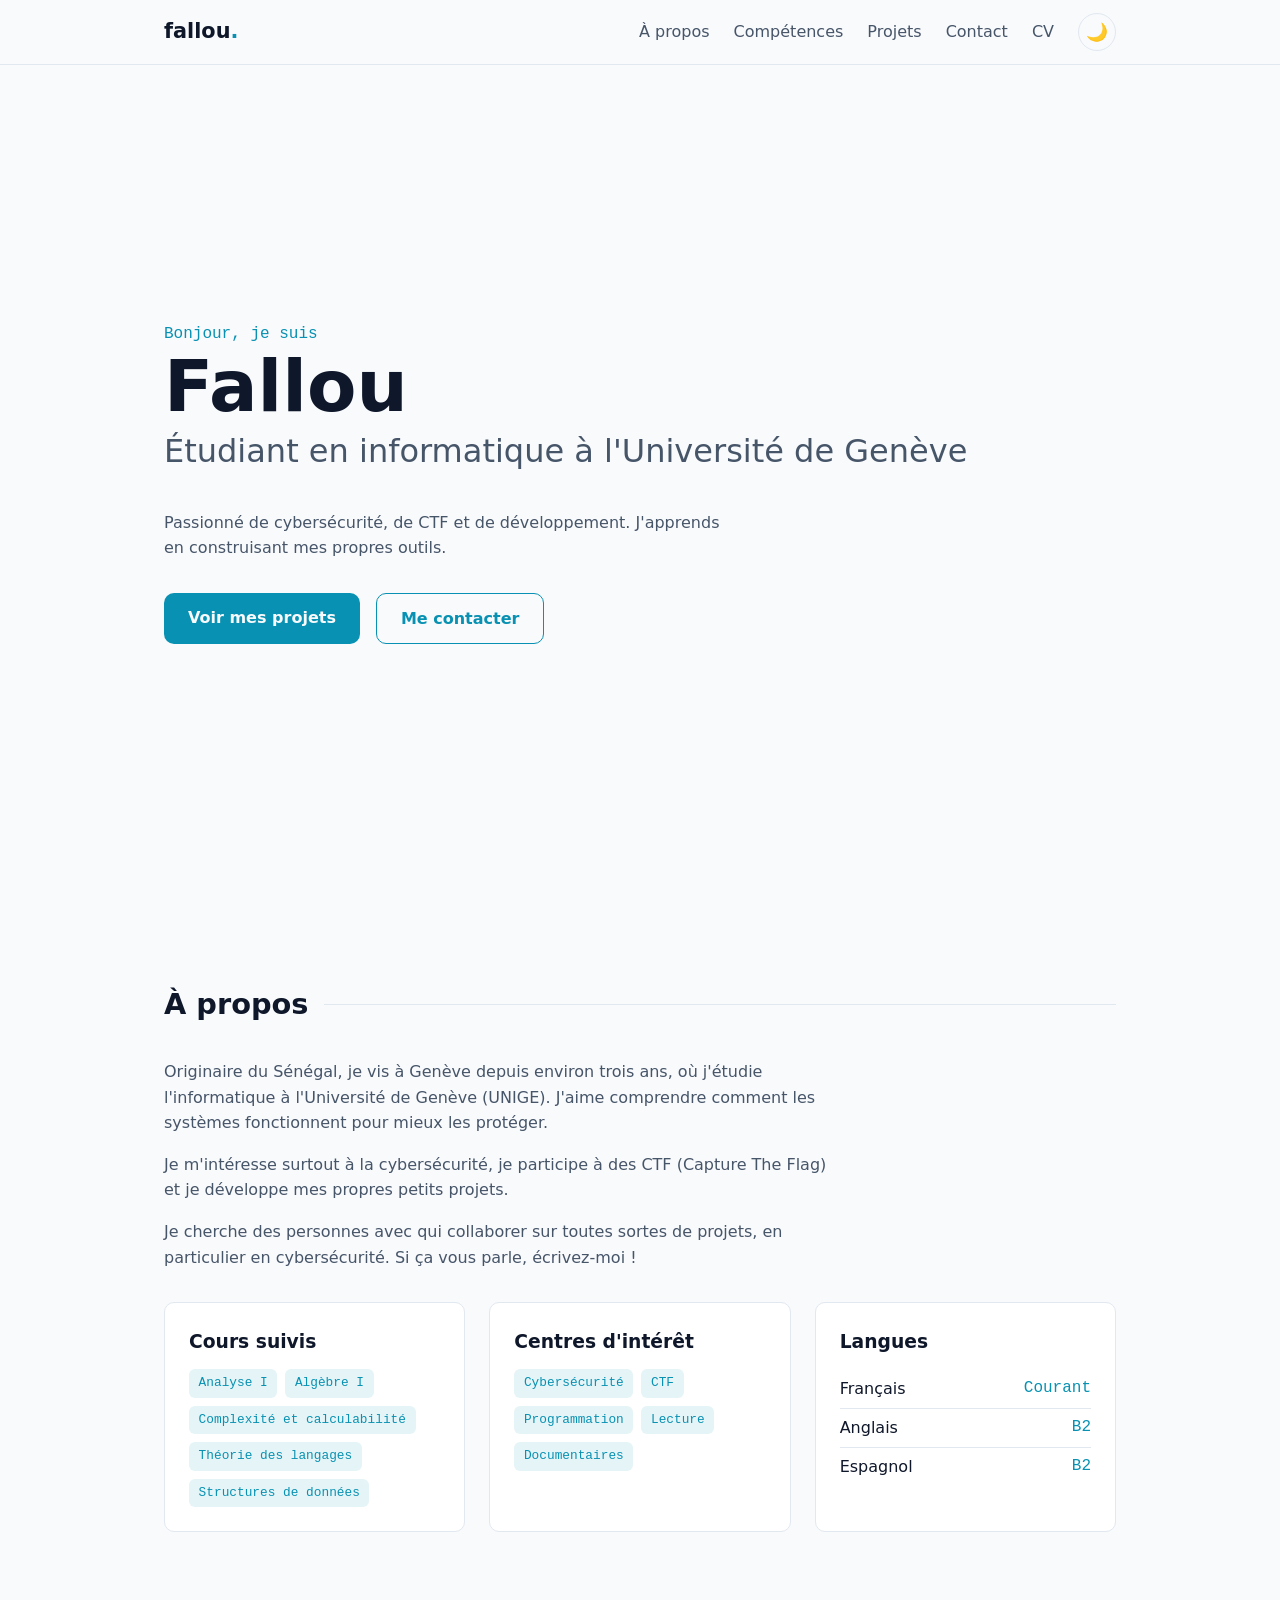
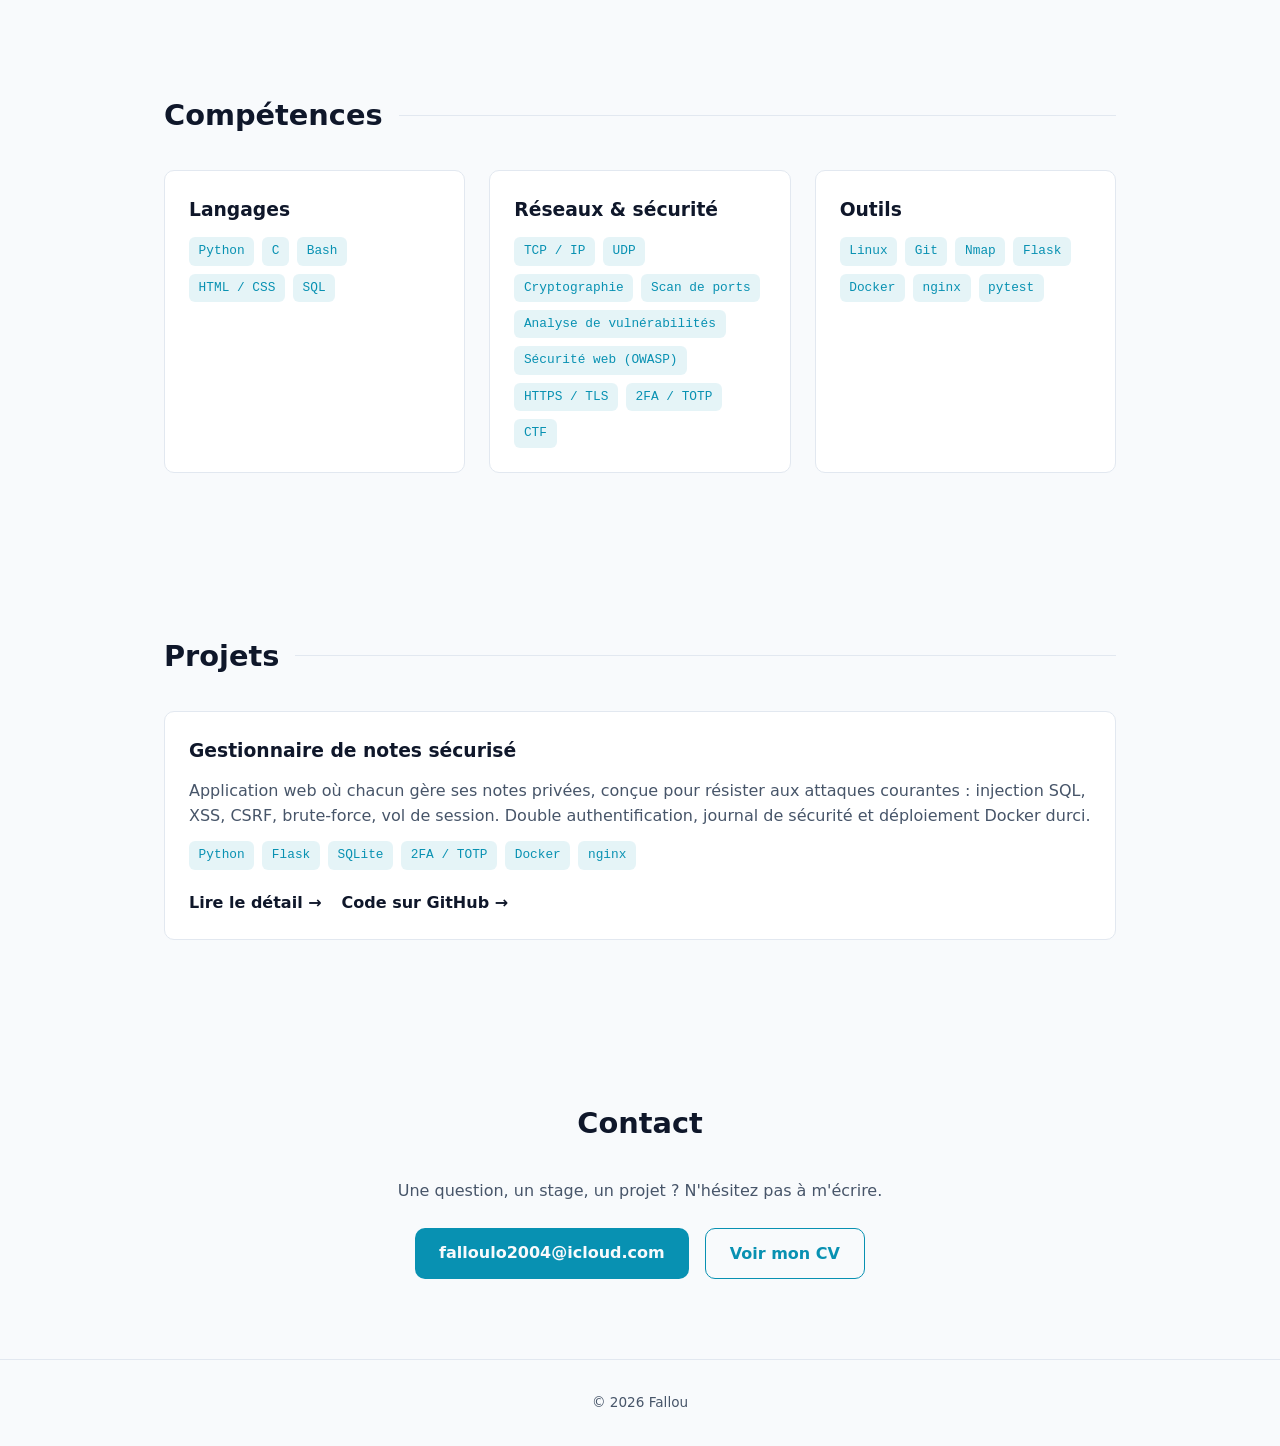
<file: index.html>
<!DOCTYPE html>
<html lang="fr">
<head>
  <meta charset="UTF-8">
  <meta name="viewport" content="width=device-width, initial-scale=1.0">
  <title>Fallou — Portfolio</title>
  <meta name="description" content="Portfolio de Fallou, étudiant en informatique à l'Université de Genève — cybersécurité, CTF et développement.">
  <link rel="stylesheet" href="style.css">
  <script src="script.js"></script>
</head>
<body>

  <header class="header">
    <nav class="nav container">
      <a href="#accueil" class="logo">fallou<span>.</span></a>
      <ul class="nav-links">
        <li><a href="#apropos">À propos</a></li>
        <li><a href="#competences">Compétences</a></li>
        <li><a href="#projets">Projets</a></li>
        <li><a href="#contact">Contact</a></li>
        <li><a href="cv.html">CV</a></li>
        <li>
          <button class="theme-toggle" id="theme-toggle" aria-label="Changer de thème">🌙</button>
        </li>
      </ul>
    </nav>
  </header>

  <main>
    <!-- ===== Accueil ===== -->
    <section id="accueil" class="hero container">
      <p class="hero-hello">Bonjour, je suis</p>
      <h1>Fallou</h1>
      <p class="hero-subtitle">Étudiant en informatique à l'Université de Genève</p>
      <p class="hero-text">
        Passionné de cybersécurité, de CTF et de développement.
        J'apprends en construisant mes propres outils.
      </p>
      <div class="hero-buttons">
        <a href="#projets" class="btn btn-primary">Voir mes projets</a>
        <a href="#contact" class="btn btn-outline">Me contacter</a>
      </div>
    </section>

    <!-- ===== À propos ===== -->
    <section id="apropos" class="section container">
      <h2 class="section-title">À propos</h2>
      <p>
        Originaire du Sénégal, je vis à Genève depuis environ trois ans,
        où j'étudie l'informatique à l'Université de Genève (UNIGE).
        J'aime comprendre comment les systèmes fonctionnent pour mieux
        les protéger.
      </p>
      <p>
        Je m'intéresse surtout à la cybersécurité, je participe à des CTF
        (Capture The Flag) et je développe mes propres petits projets.
      </p>
      <p>
        Je cherche des personnes avec qui collaborer sur toutes sortes de
        projets, en particulier en cybersécurité. Si ça vous parle,
        écrivez-moi !
      </p>

      <div class="cards">
        <div class="card">
          <h3>Cours suivis</h3>
          <ul class="tags">
            <li>Analyse I</li>
            <li>Algèbre I</li>
            <li>Complexité et calculabilité</li>
            <li>Théorie des langages</li>
            <li>Structures de données</li>
          </ul>
        </div>
        <div class="card">
          <h3>Centres d'intérêt</h3>
          <ul class="tags">
            <li>Cybersécurité</li>
            <li>CTF</li>
            <li>Programmation</li>
            <li>Lecture</li>
            <li>Documentaires</li>
          </ul>
        </div>
        <div class="card">
          <h3>Langues</h3>
          <ul class="languages">
            <li>Français <span>Courant</span></li>
            <li>Anglais <span>B2</span></li>
            <li>Espagnol <span>B2</span></li>
          </ul>
        </div>
      </div>
    </section>

    <!-- ===== Compétences ===== -->
    <section id="competences" class="section container">
      <h2 class="section-title">Compétences</h2>
      <div class="cards">
        <div class="card">
          <h3>Langages</h3>
          <ul class="tags">
            <li>Python</li>
            <li>C</li>
            <li>Bash</li>
            <li>HTML / CSS</li>
            <li>SQL</li>
          </ul>
        </div>
        <div class="card">
          <h3>Réseaux &amp; sécurité</h3>
          <ul class="tags">
            <li>TCP / IP</li>
            <li>UDP</li>
            <li>Cryptographie</li>
            <li>Scan de ports</li>
            <li>Analyse de vulnérabilités</li>
            <li>Sécurité web (OWASP)</li>
            <li>HTTPS / TLS</li>
            <li>2FA / TOTP</li>
            <li>CTF</li>
          </ul>
        </div>
        <div class="card">
          <h3>Outils</h3>
          <ul class="tags">
            <li>Linux</li>
            <li>Git</li>
            <li>Nmap</li>
            <li>Flask</li>
            <li>Docker</li>
            <li>nginx</li>
            <li>pytest</li>
          </ul>
        </div>
      </div>
    </section>

    <!-- ===== Projets ===== -->
    <section id="projets" class="section container">
      <h2 class="section-title">Projets</h2>
      <div class="cards">
        <!--
          Pour ajouter un projet : copie ce bloc, enlève les marques
          de commentaire autour, et remplis-le.

        <article class="card">
          <h3>Nom du projet</h3>
          <p>Courte description du projet.</p>
          <ul class="tags">
            <li>Python</li>
          </ul>
          <a href="https://github.com/..." target="_blank" rel="noopener">Voir le code →</a>
        </article>
        -->
        <article class="card project-card">
          <h3>Gestionnaire de notes sécurisé</h3>
          <p>
            Application web où chacun gère ses notes privées, conçue pour
            résister aux attaques courantes : injection SQL, XSS, CSRF,
            brute-force, vol de session. Double authentification,
            journal de sécurité et déploiement Docker durci.
          </p>
          <ul class="tags">
            <li>Python</li>
            <li>Flask</li>
            <li>SQLite</li>
            <li>2FA / TOTP</li>
            <li>Docker</li>
            <li>nginx</li>
          </ul>
          <div class="card-links">
            <a href="projet-notes.html">Lire le détail →</a>
            <a href="https://github.com/falllou12/projet-app" target="_blank" rel="noopener">Code sur GitHub →</a>
          </div>
        </article>
      </div>
    </section>

    <!-- ===== Contact ===== -->
    <section id="contact" class="section container contact">
      <h2 class="section-title">Contact</h2>
      <p>Une question, un stage, un projet ? N'hésitez pas à m'écrire.</p>
      <div class="hero-buttons contact-buttons">
        <a href="mailto:falloulo2004@icloud.com" class="btn btn-primary">falloulo2004@icloud.com</a>
        <a href="cv.html" class="btn btn-outline">Voir mon CV</a>
      </div>
    </section>
  </main>

  <footer class="footer">
    <p>© 2026 Fallou</p>
  </footer>

</body>
</html>
</file>
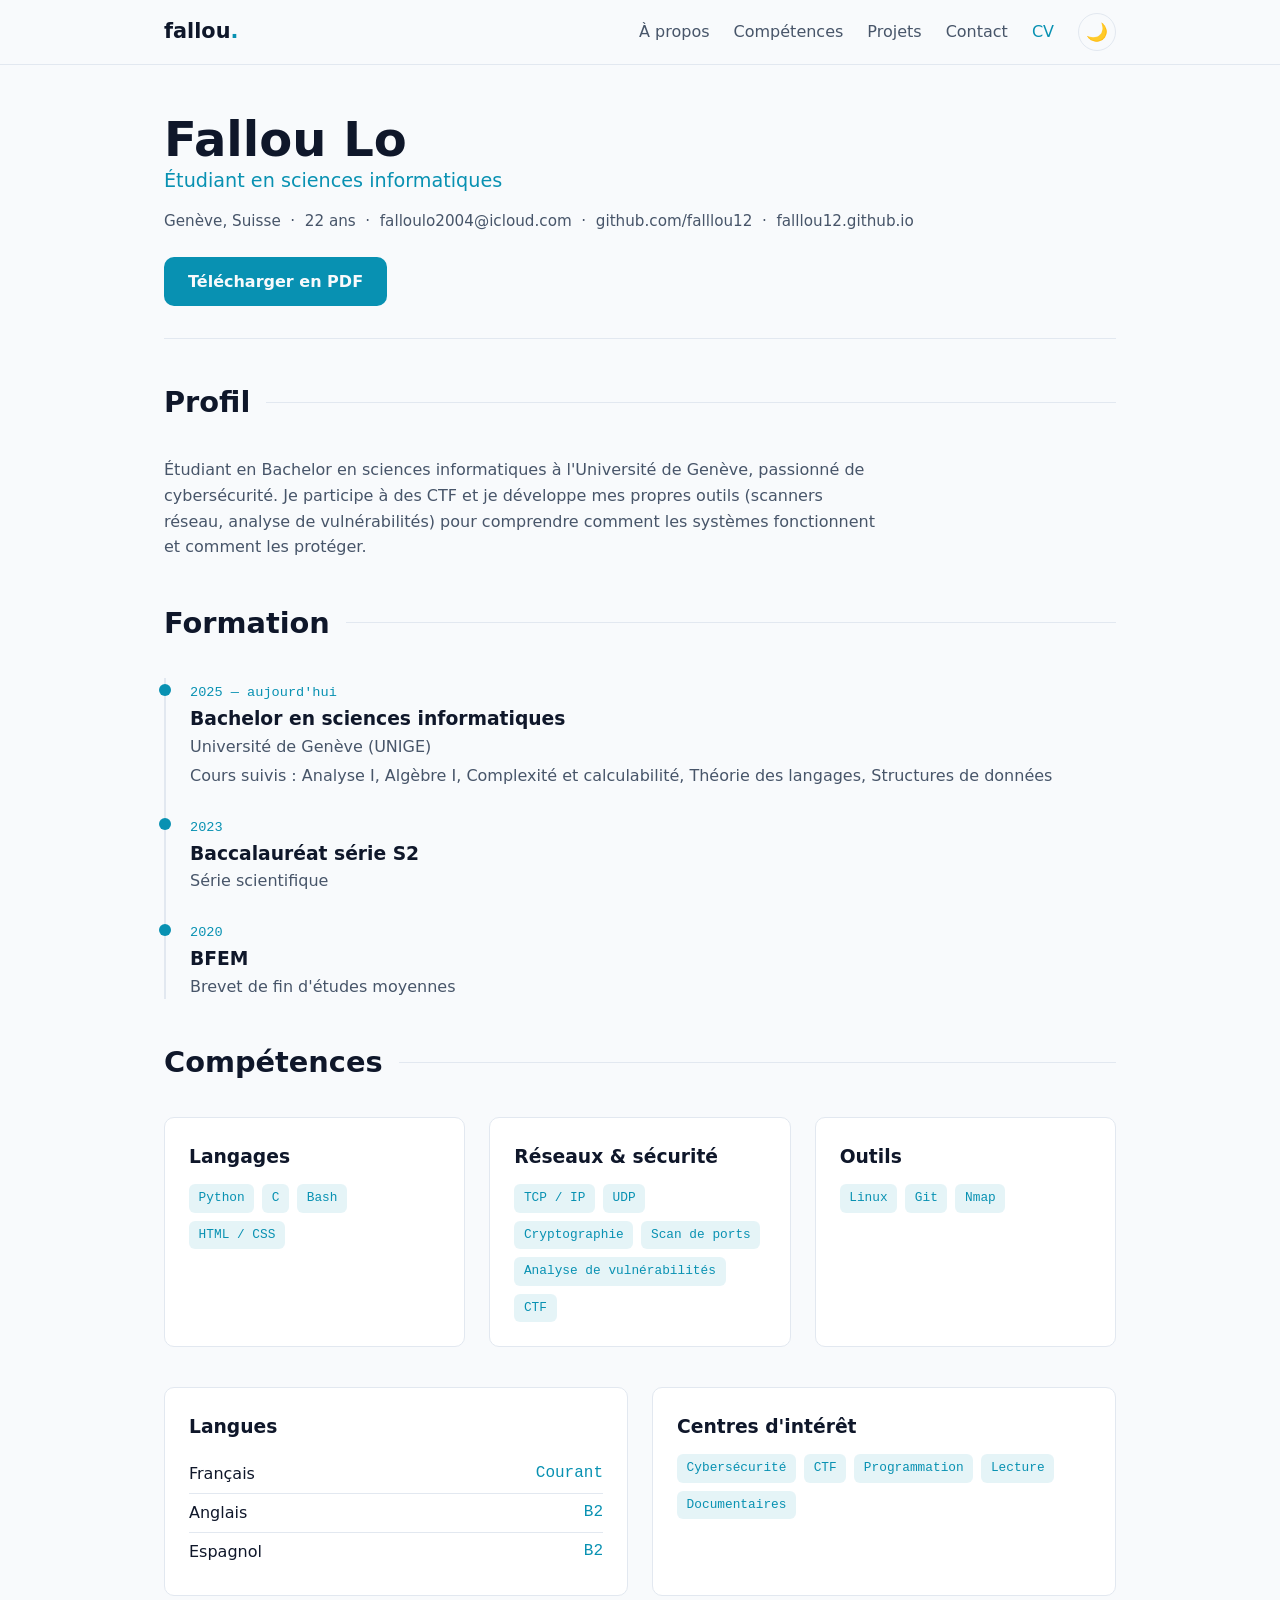
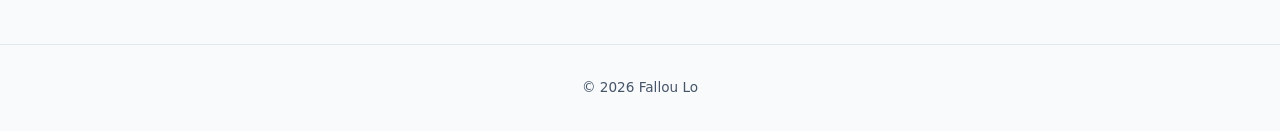
<file: cv.html>
<!DOCTYPE html>
<html lang="fr">
<head>
  <meta charset="UTF-8">
  <meta name="viewport" content="width=device-width, initial-scale=1.0">
  <title>CV — Fallou Lo</title>
  <meta name="description" content="CV de Fallou Lo, étudiant en Bachelor en sciences informatiques à l'Université de Genève.">
  <link rel="stylesheet" href="style.css">
  <script src="script.js"></script>
</head>
<body>

  <header class="header">
    <nav class="nav container">
      <a href="index.html" class="logo">fallou<span>.</span></a>
      <ul class="nav-links">
        <li><a href="index.html#apropos">À propos</a></li>
        <li><a href="index.html#competences">Compétences</a></li>
        <li><a href="index.html#projets">Projets</a></li>
        <li><a href="index.html#contact">Contact</a></li>
        <li><a href="cv.html" aria-current="page">CV</a></li>
        <li>
          <button class="theme-toggle" id="theme-toggle" aria-label="Changer de thème">🌙</button>
        </li>
      </ul>
    </nav>
  </header>

  <main class="container cv">

    <!-- ===== En-tête du CV ===== -->
    <div class="cv-header">
      <div>
        <h1>Fallou Lo</h1>
        <p class="cv-role">Étudiant en sciences informatiques</p>
        <ul class="cv-contact">
          <li>Genève, Suisse</li>
          <li>22 ans</li>
          <li><a href="mailto:falloulo2004@icloud.com">falloulo2004@icloud.com</a></li>
          <li><a href="https://github.com/falllou12">github.com/falllou12</a></li>
          <li><a href="https://falllou12.github.io">falllou12.github.io</a></li>
        </ul>
      </div>
      <a href="cv.pdf" class="btn btn-primary cv-download" download>Télécharger en PDF</a>
    </div>

    <!-- ===== Profil ===== -->
    <section class="cv-section">
      <h2 class="section-title">Profil</h2>
      <p>
        Étudiant en Bachelor en sciences informatiques à l'Université de Genève,
        passionné de cybersécurité. Je participe à des CTF et je développe mes
        propres outils (scanners réseau, analyse de vulnérabilités) pour
        comprendre comment les systèmes fonctionnent et comment les protéger.
      </p>
    </section>

    <!-- ===== Formation ===== -->
    <section class="cv-section">
      <h2 class="section-title">Formation</h2>
      <ol class="timeline">
        <li>
          <span class="timeline-date">2025 — aujourd'hui</span>
          <h3>Bachelor en sciences informatiques</h3>
          <p>Université de Genève (UNIGE)</p>
          <p>Cours suivis : Analyse I, Algèbre I, Complexité et calculabilité,
            Théorie des langages, Structures de données</p>
        </li>
        <li>
          <span class="timeline-date">2023</span>
          <h3>Baccalauréat série S2</h3>
          <p>Série scientifique</p>
        </li>
        <li>
          <span class="timeline-date">2020</span>
          <h3>BFEM</h3>
          <p>Brevet de fin d'études moyennes</p>
        </li>
      </ol>
    </section>

    <!-- ===== Compétences ===== -->
    <section class="cv-section">
      <h2 class="section-title">Compétences</h2>
      <div class="cards">
        <div class="card">
          <h3>Langages</h3>
          <ul class="tags">
            <li>Python</li>
            <li>C</li>
            <li>Bash</li>
            <li>HTML / CSS</li>
          </ul>
        </div>
        <div class="card">
          <h3>Réseaux &amp; sécurité</h3>
          <ul class="tags">
            <li>TCP / IP</li>
            <li>UDP</li>
            <li>Cryptographie</li>
            <li>Scan de ports</li>
            <li>Analyse de vulnérabilités</li>
            <li>CTF</li>
          </ul>
        </div>
        <div class="card">
          <h3>Outils</h3>
          <ul class="tags">
            <li>Linux</li>
            <li>Git</li>
            <li>Nmap</li>
          </ul>
        </div>
      </div>
    </section>

    <!-- ===== Langues & intérêts ===== -->
    <section class="cv-section">
      <div class="cards">
        <div class="card">
          <h3>Langues</h3>
          <ul class="languages">
            <li>Français <span>Courant</span></li>
            <li>Anglais <span>B2</span></li>
            <li>Espagnol <span>B2</span></li>
          </ul>
        </div>
        <div class="card">
          <h3>Centres d'intérêt</h3>
          <ul class="tags">
            <li>Cybersécurité</li>
            <li>CTF</li>
            <li>Programmation</li>
            <li>Lecture</li>
            <li>Documentaires</li>
          </ul>
        </div>
      </div>
    </section>

  </main>

  <footer class="footer">
    <p>© 2026 Fallou Lo</p>
  </footer>

</body>
</html>
</file>
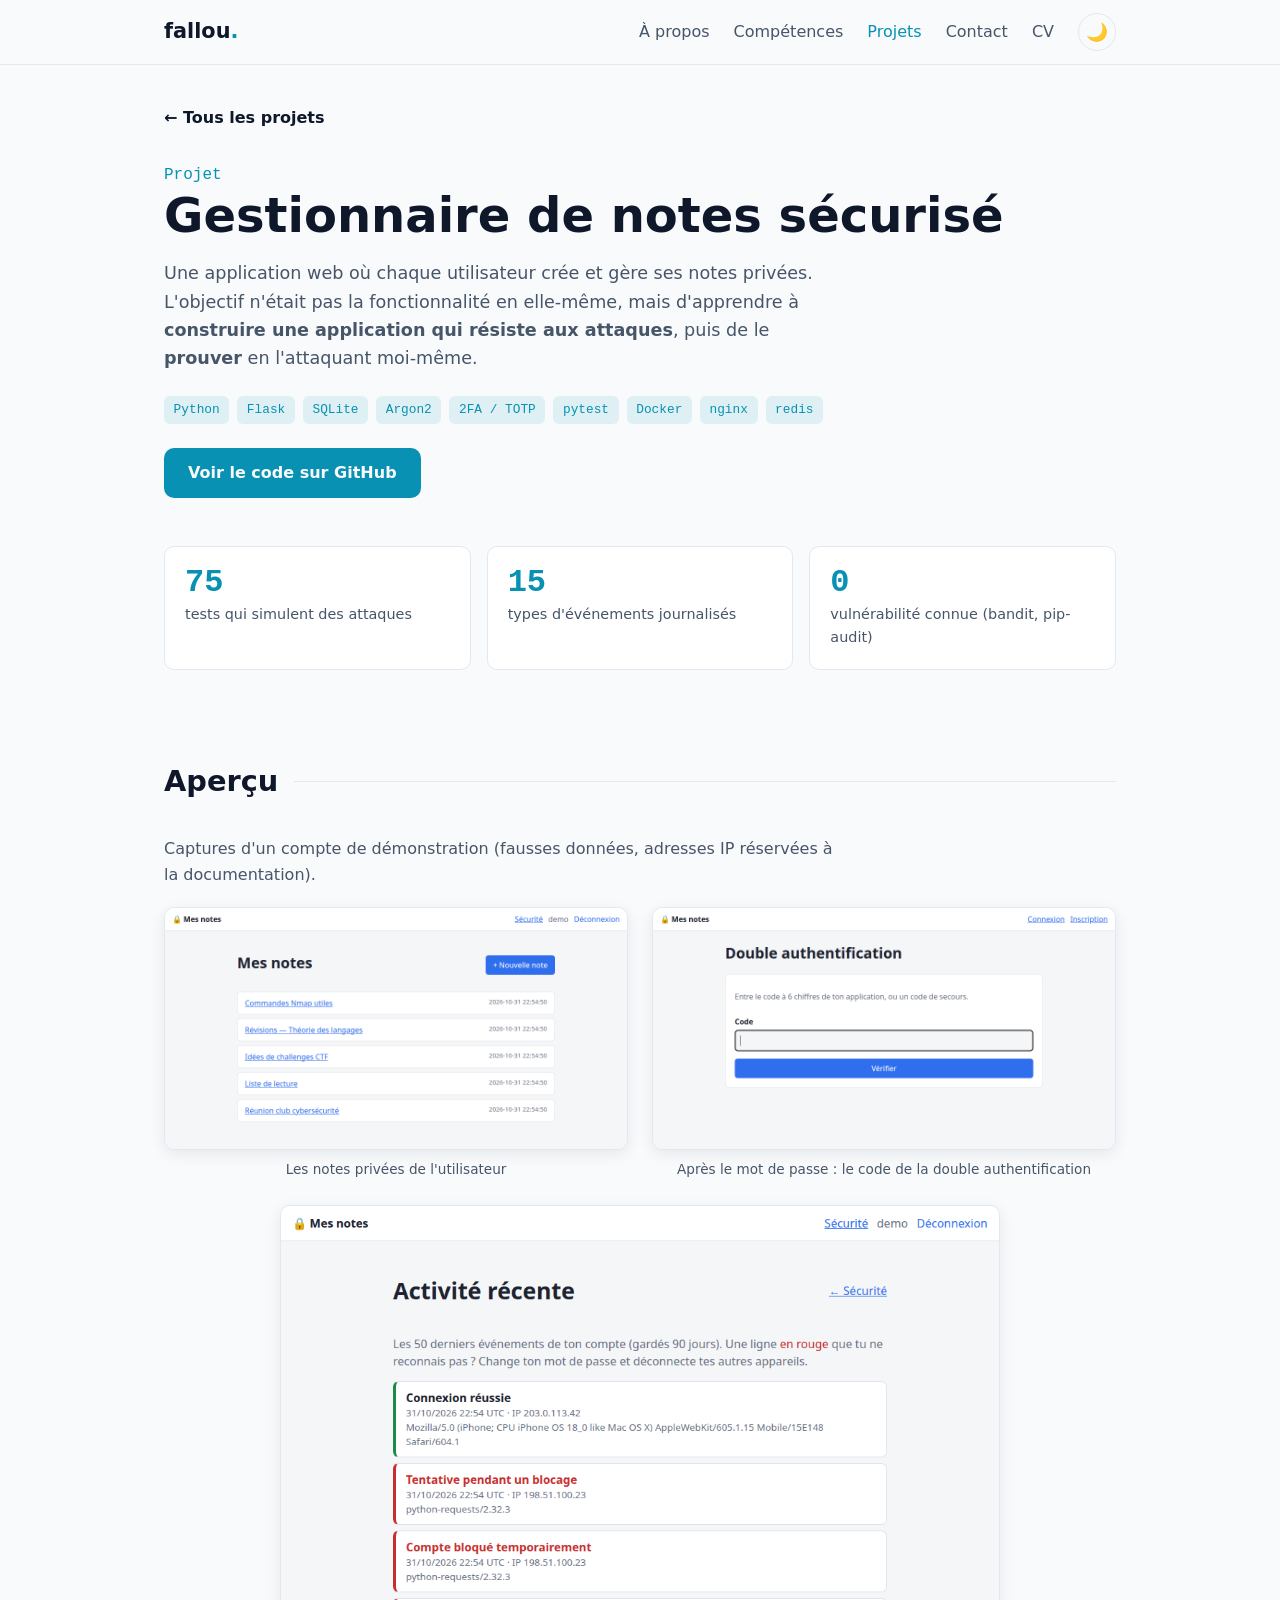
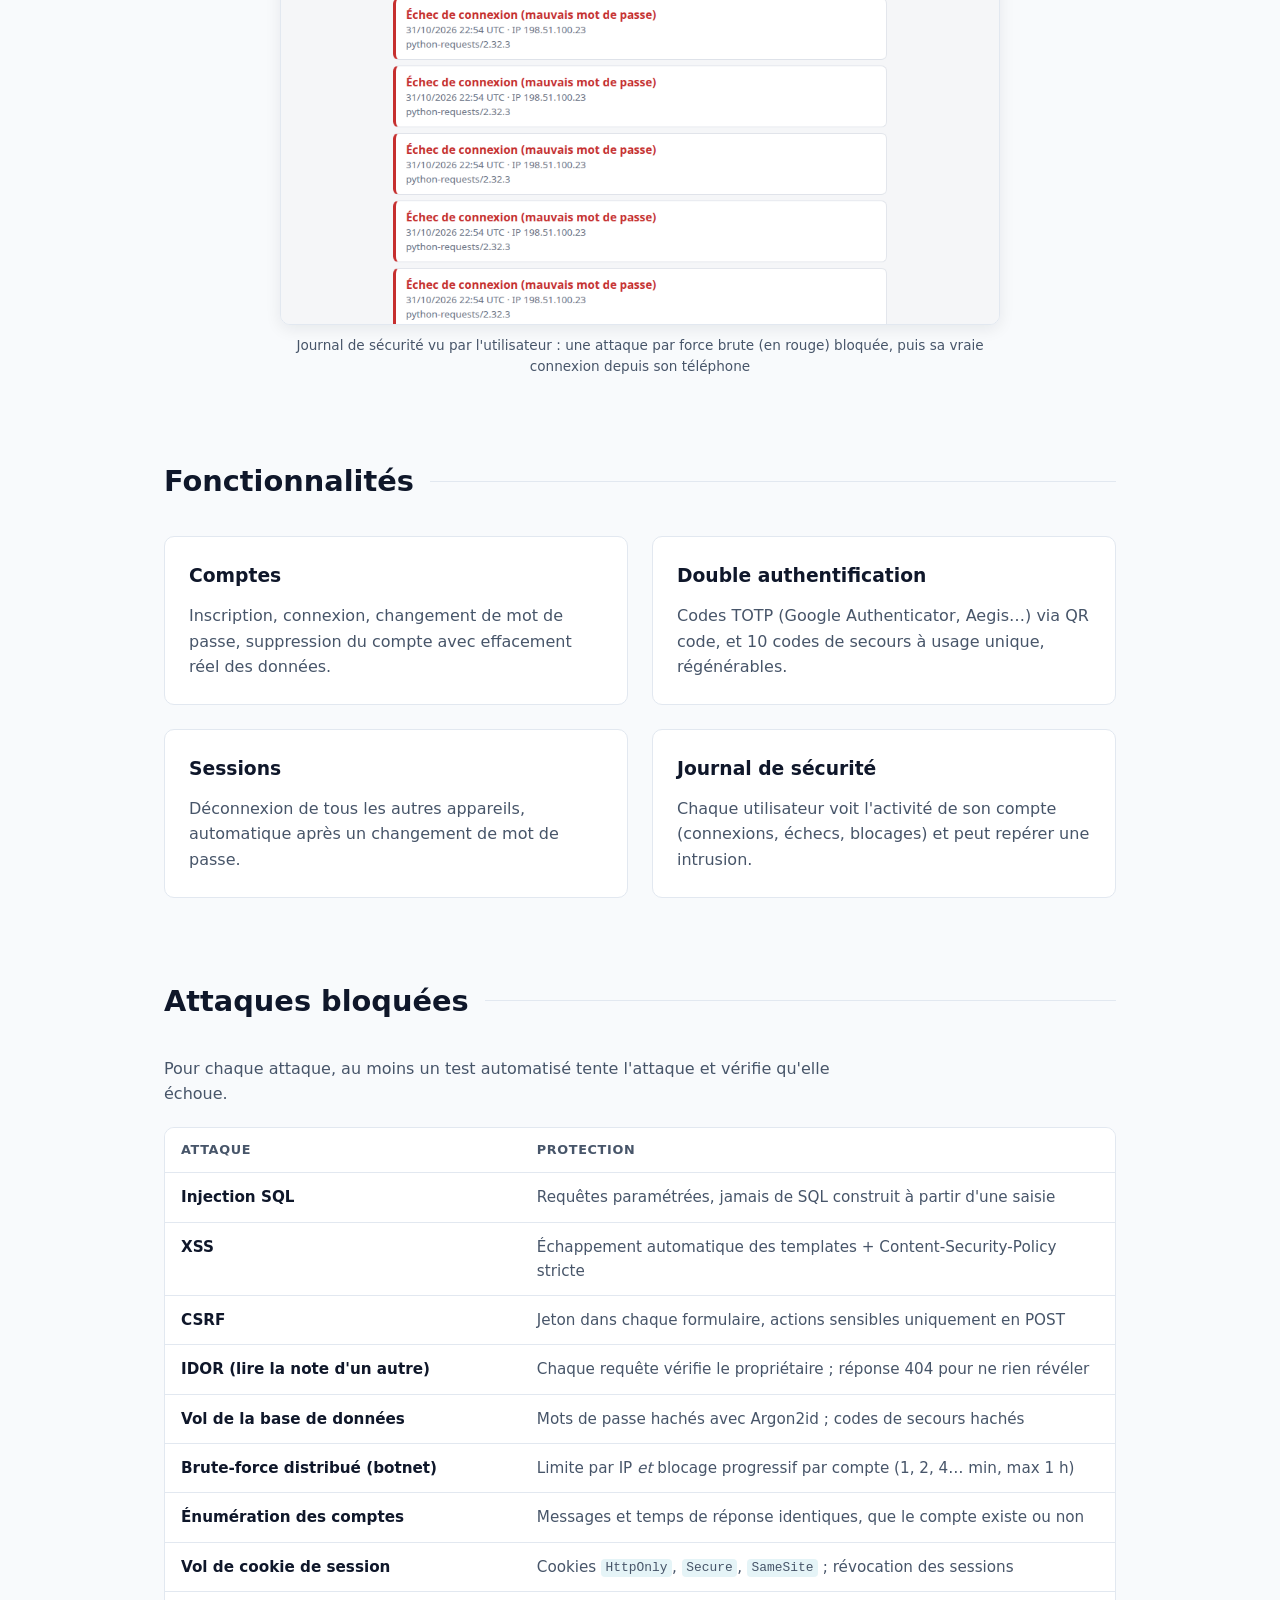
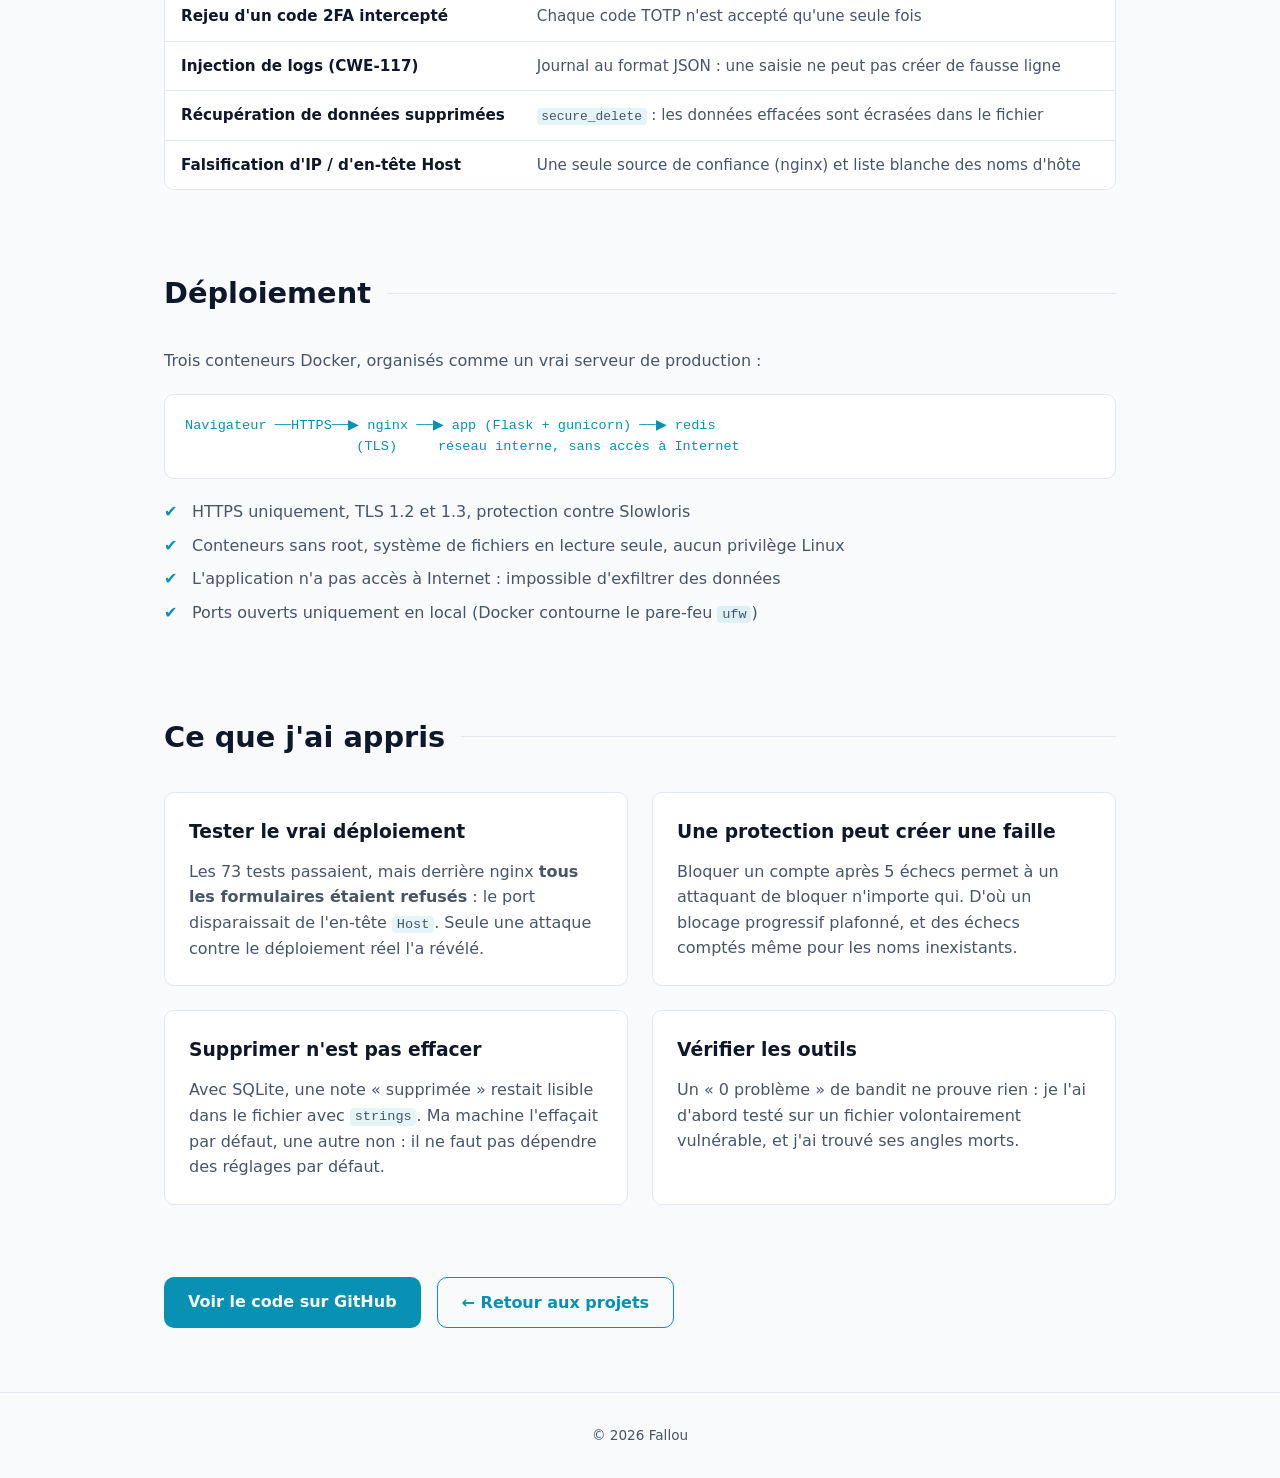
<file: projet-notes.html>
<!DOCTYPE html>
<html lang="fr">
<head>
  <meta charset="UTF-8">
  <meta name="viewport" content="width=device-width, initial-scale=1.0">
  <title>Gestionnaire de notes sécurisé — Fallou</title>
  <meta name="description" content="Projet de Fallou : application web Flask conçue pour résister aux attaques courantes (SQLi, XSS, CSRF, brute-force), avec 2FA, journal de sécurité et déploiement Docker durci.">
  <link rel="stylesheet" href="style.css">
  <script src="script.js"></script>
</head>
<body>

  <header class="header">
    <nav class="nav container">
      <a href="index.html" class="logo">fallou<span>.</span></a>
      <ul class="nav-links">
        <li><a href="index.html#apropos">À propos</a></li>
        <li><a href="index.html#competences">Compétences</a></li>
        <li><a href="index.html#projets" aria-current="page">Projets</a></li>
        <li><a href="index.html#contact">Contact</a></li>
        <li><a href="cv.html">CV</a></li>
        <li>
          <button class="theme-toggle" id="theme-toggle" aria-label="Changer de thème">🌙</button>
        </li>
      </ul>
    </nav>
  </header>

  <main class="container project-page">

    <a href="index.html#projets" class="back-link">← Tous les projets</a>

    <!-- ===== En-tête du projet ===== -->
    <header class="project-header">
      <p class="hero-hello">Projet</p>
      <h1>Gestionnaire de notes sécurisé</h1>
      <p class="project-lead">
        Une application web où chaque utilisateur crée et gère ses notes
        privées. L'objectif n'était pas la fonctionnalité en elle-même,
        mais d'apprendre à <strong>construire une application qui résiste
        aux attaques</strong>, puis de le <strong>prouver</strong> en
        l'attaquant moi-même.
      </p>
      <ul class="tags">
        <li>Python</li>
        <li>Flask</li>
        <li>SQLite</li>
        <li>Argon2</li>
        <li>2FA / TOTP</li>
        <li>pytest</li>
        <li>Docker</li>
        <li>nginx</li>
        <li>redis</li>
      </ul>
      <div class="hero-buttons">
        <a href="https://github.com/falllou12/projet-app" class="btn btn-primary" target="_blank" rel="noopener">Voir le code sur GitHub</a>
      </div>
    </header>

    <!-- ===== Chiffres clés ===== -->
    <ul class="stats">
      <li><strong>75</strong><span>tests qui simulent des attaques</span></li>
      <li><strong>15</strong><span>types d'événements journalisés</span></li>
      <li><strong>0</strong><span>vulnérabilité connue (bandit, pip-audit)</span></li>
    </ul>

    <!-- ===== Aperçu (captures d'un compte de démonstration) ===== -->
    <section class="project-section">
      <h2 class="section-title">Aperçu</h2>
      <p>Captures d'un compte de démonstration (fausses données, adresses IP réservées à la documentation).</p>
      <div class="gallery">
        <figure>
          <img src="images/notes-liste.png" width="1000" height="520" loading="lazy"
               alt="Page « Mes notes » : liste de cinq notes avec leur date et un bouton « Nouvelle note ».">
          <figcaption>Les notes privées de l'utilisateur</figcaption>
        </figure>
        <figure>
          <img src="images/notes-2fa.png" width="1000" height="520" loading="lazy"
               alt="Page « Double authentification » demandant le code à 6 chiffres de l'application ou un code de secours.">
          <figcaption>Après le mot de passe : le code de la double authentification</figcaption>
        </figure>
        <figure class="gallery-wide">
          <img src="images/notes-activite.png" width="1000" height="1000" loading="lazy"
               alt="Page « Activité récente » : en rouge, cinq échecs de connexion depuis l'IP 198.51.100.23, le blocage du compte et une tentative pendant le blocage ; puis une connexion réussie depuis un iPhone.">
          <figcaption>
            Journal de sécurité vu par l'utilisateur : une attaque par force brute
            (en rouge) bloquée, puis sa vraie connexion depuis son téléphone
          </figcaption>
        </figure>
      </div>
    </section>

    <!-- ===== Fonctionnalités ===== -->
    <section class="project-section">
      <h2 class="section-title">Fonctionnalités</h2>
      <div class="cards cards-2">
        <div class="card">
          <h3>Comptes</h3>
          <p>Inscription, connexion, changement de mot de passe, suppression du compte avec effacement réel des données.</p>
        </div>
        <div class="card">
          <h3>Double authentification</h3>
          <p>Codes TOTP (Google Authenticator, Aegis…) via QR code, et 10 codes de secours à usage unique, régénérables.</p>
        </div>
        <div class="card">
          <h3>Sessions</h3>
          <p>Déconnexion de tous les autres appareils, automatique après un changement de mot de passe.</p>
        </div>
        <div class="card">
          <h3>Journal de sécurité</h3>
          <p>Chaque utilisateur voit l'activité de son compte (connexions, échecs, blocages) et peut repérer une intrusion.</p>
        </div>
      </div>
    </section>

    <!-- ===== Attaques bloquées ===== -->
    <section class="project-section">
      <h2 class="section-title">Attaques bloquées</h2>
      <p>Pour chaque attaque, au moins un test automatisé tente l'attaque et vérifie qu'elle échoue.</p>
      <div class="table-wrap">
        <table class="attack-table">
          <thead>
            <tr><th>Attaque</th><th>Protection</th></tr>
          </thead>
          <tbody>
            <tr><td>Injection SQL</td><td>Requêtes paramétrées, jamais de SQL construit à partir d'une saisie</td></tr>
            <tr><td>XSS</td><td>Échappement automatique des templates + Content-Security-Policy stricte</td></tr>
            <tr><td>CSRF</td><td>Jeton dans chaque formulaire, actions sensibles uniquement en POST</td></tr>
            <tr><td>IDOR (lire la note d'un autre)</td><td>Chaque requête vérifie le propriétaire ; réponse 404 pour ne rien révéler</td></tr>
            <tr><td>Vol de la base de données</td><td>Mots de passe hachés avec Argon2id ; codes de secours hachés</td></tr>
            <tr><td>Brute-force distribué (botnet)</td><td>Limite par IP <em>et</em> blocage progressif par compte (1, 2, 4… min, max 1 h)</td></tr>
            <tr><td>Énumération des comptes</td><td>Messages et temps de réponse identiques, que le compte existe ou non</td></tr>
            <tr><td>Vol de cookie de session</td><td>Cookies <code>HttpOnly</code>, <code>Secure</code>, <code>SameSite</code> ; révocation des sessions</td></tr>
            <tr><td>Rejeu d'un code 2FA intercepté</td><td>Chaque code TOTP n'est accepté qu'une seule fois</td></tr>
            <tr><td>Injection de logs (CWE-117)</td><td>Journal au format JSON : une saisie ne peut pas créer de fausse ligne</td></tr>
            <tr><td>Récupération de données supprimées</td><td><code>secure_delete</code> : les données effacées sont écrasées dans le fichier</td></tr>
            <tr><td>Falsification d'IP / d'en-tête Host</td><td>Une seule source de confiance (nginx) et liste blanche des noms d'hôte</td></tr>
          </tbody>
        </table>
      </div>
    </section>

    <!-- ===== Architecture ===== -->
    <section class="project-section">
      <h2 class="section-title">Déploiement</h2>
      <p>Trois conteneurs Docker, organisés comme un vrai serveur de production :</p>
<pre class="diagram" aria-label="Schéma : le navigateur parle en HTTPS à nginx, qui transmet à l'application gunicorn, qui utilise redis">Navigateur ──HTTPS──▶ nginx ──▶ app (Flask + gunicorn) ──▶ redis
                     (TLS)     réseau interne, sans accès à Internet</pre>
      <ul class="checklist">
        <li>HTTPS uniquement, TLS 1.2 et 1.3, protection contre Slowloris</li>
        <li>Conteneurs sans root, système de fichiers en lecture seule, aucun privilège Linux</li>
        <li>L'application n'a pas accès à Internet : impossible d'exfiltrer des données</li>
        <li>Ports ouverts uniquement en local (Docker contourne le pare-feu <code>ufw</code>)</li>
      </ul>
    </section>

    <!-- ===== Ce que j'ai appris ===== -->
    <section class="project-section">
      <h2 class="section-title">Ce que j'ai appris</h2>
      <div class="cards cards-2">
        <div class="card">
          <h3>Tester le vrai déploiement</h3>
          <p>
            Les 73 tests passaient, mais derrière nginx <strong>tous les
            formulaires étaient refusés</strong> : le port disparaissait de
            l'en-tête <code>Host</code>. Seule une attaque contre le
            déploiement réel l'a révélé.
          </p>
        </div>
        <div class="card">
          <h3>Une protection peut créer une faille</h3>
          <p>
            Bloquer un compte après 5 échecs permet à un attaquant de bloquer
            n'importe qui. D'où un blocage progressif plafonné, et des
            échecs comptés même pour les noms inexistants.
          </p>
        </div>
        <div class="card">
          <h3>Supprimer n'est pas effacer</h3>
          <p>
            Avec SQLite, une note « supprimée » restait lisible dans le
            fichier avec <code>strings</code>. Ma machine l'effaçait par
            défaut, une autre non : il ne faut pas dépendre des réglages par défaut.
          </p>
        </div>
        <div class="card">
          <h3>Vérifier les outils</h3>
          <p>
            Un « 0 problème » de bandit ne prouve rien : je l'ai d'abord
            testé sur un fichier volontairement vulnérable, et j'ai trouvé
            ses angles morts.
          </p>
        </div>
      </div>
    </section>

    <div class="hero-buttons project-footer-links">
      <a href="https://github.com/falllou12/projet-app" class="btn btn-primary" target="_blank" rel="noopener">Voir le code sur GitHub</a>
      <a href="index.html#projets" class="btn btn-outline">← Retour aux projets</a>
    </div>

  </main>

  <footer class="footer">
    <p>© 2026 Fallou</p>
  </footer>

</body>
</html>
</file>
<file: style.css>
/* =========================================================
   ÉTAPE 3 — BASE : couleurs, polices, espacements
   ========================================================= */

/* Variables de couleur — thème CLAIR (par défaut).
   :root = l'élément <html>. Les variables commencent par -- */
:root {
  --bg: #f8fafc;          /* fond de la page */
  --bg-card: #ffffff;     /* fond des cartes */
  --text: #0f172a;        /* texte principal */
  --text-muted: #475569;  /* texte secondaire */
  --accent: #0891b2;      /* couleur d'accent (boutons, liens) */
  --accent-soft: rgba(8, 145, 178, 0.1);
  --border: #e2e8f0;
  --radius: 10px;         /* arrondi des coins */
}

/* Thème SOMBRE : on ne change que les valeurs des variables.
   Il s'active quand <html> a l'attribut data-theme="dark". */
[data-theme="dark"] {
  --bg: #0f172a;
  --bg-card: #1e293b;
  --text: #e2e8f0;
  --text-muted: #94a3b8;
  --accent: #22d3ee;
  --accent-soft: rgba(34, 211, 238, 0.1);
  --border: #334155;
}

/* Remise à zéro : les navigateurs ajoutent des marges par défaut */
*,
*::before,
*::after {
  box-sizing: border-box;
  margin: 0;
  padding: 0;
}

html {
  scroll-behavior: smooth;  /* défilement doux vers les ancres */
}

body {
  font-family: system-ui, -apple-system, "Segoe UI", Roboto, sans-serif;
  background: var(--bg);
  color: var(--text);
  line-height: 1.6;
  transition: background 0.3s, color 0.3s;
}

a {
  color: inherit;
  text-decoration: none;
}

ul {
  list-style: none;
}

p + p {
  margin-top: 1rem;  /* espace entre deux paragraphes qui se suivent */
}


/* =========================================================
   ÉTAPE 4 — MISE EN PAGE : menu, sections, cartes
   ========================================================= */

/* Conteneur : largeur max + centrage + marges sur les côtés */
.container {
  max-width: 1000px;
  margin: 0 auto;
  padding-inline: 1.5rem;
}

/* --- Menu --- */
.header {
  position: sticky;  /* reste collé en haut pendant le défilement */
  top: 0;
  z-index: 10;       /* passe au-dessus du reste */
  background: var(--bg);
  border-bottom: 1px solid var(--border);
}

.nav {
  display: flex;                    /* aligne les enfants en ligne */
  justify-content: space-between;   /* logo à gauche, liens à droite */
  align-items: center;              /* centrés verticalement */
  gap: 1rem;
  min-height: 64px;
}

.logo {
  font-weight: 700;
  font-size: 1.3rem;
}

.logo span {
  color: var(--accent);
}

.nav-links {
  display: flex;
  align-items: center;
  gap: 1.5rem;
}

.nav-links a {
  color: var(--text-muted);
  transition: color 0.2s;
}

.nav-links a:hover {
  color: var(--accent);
}

/* --- Accueil --- */
.hero {
  min-height: calc(100vh - 64px);  /* hauteur de l'écran moins le menu */
  display: flex;
  flex-direction: column;          /* empile les éléments verticalement */
  justify-content: center;
}

.hero-hello {
  color: var(--accent);
  font-family: ui-monospace, monospace;
}

.hero h1 {
  font-size: clamp(2.5rem, 8vw, 4.5rem);  /* min, idéal, max */
  line-height: 1.1;
}

.hero-subtitle {
  font-size: clamp(1.2rem, 4vw, 2rem);
  color: var(--text-muted);
  margin-bottom: 1rem;
}

.hero-text {
  max-width: 560px;
  color: var(--text-muted);
  margin-bottom: 2rem;
}

.hero-buttons {
  display: flex;
  flex-wrap: wrap;
  gap: 1rem;
}

/* --- Boutons --- */
.btn {
  display: inline-block;
  padding: 0.75rem 1.5rem;
  border-radius: var(--radius);
  font-weight: 600;
  overflow-wrap: anywhere;  /* coupe un e-mail trop long au lieu de déborder */
  transition: transform 0.2s;
}

.btn:hover {
  transform: translateY(-2px);  /* petit soulèvement au survol */
}

.btn-primary {
  background: var(--accent);
  color: var(--bg);
}

.btn-outline {
  border: 1px solid var(--accent);
  color: var(--accent);
}

/* --- Sections --- */
.section {
  padding-block: 5rem;  /* espace en haut et en bas */
}

.section > p {
  max-width: 680px;
  color: var(--text-muted);
}

.section-title {
  font-size: 1.8rem;
  margin-bottom: 2rem;
  display: flex;
  align-items: center;
  gap: 1rem;
}

/* Ligne décorative après le titre, créée en CSS (pas dans le HTML) */
.section-title::after {
  content: "";
  flex: 1;           /* prend toute la place restante */
  height: 1px;
  background: var(--border);
}

/* --- Cartes en grille --- */
.cards {
  display: grid;
  /* autant de colonnes que possible, chacune d'au moins 250px */
  grid-template-columns: repeat(auto-fit, minmax(250px, 1fr));
  gap: 1.5rem;
  margin-top: 2rem;
}

.card {
  background: var(--bg-card);
  border: 1px solid var(--border);
  border-radius: var(--radius);
  padding: 1.5rem;
}

.card h3 {
  margin-bottom: 0.75rem;
}

/* --- Étiquettes (tags) --- */
.tags {
  display: flex;
  flex-wrap: wrap;  /* passent à la ligne si pas assez de place */
  gap: 0.5rem;
}

.tags li {
  font-family: ui-monospace, monospace;
  font-size: 0.8rem;
  color: var(--accent);
  background: var(--accent-soft);
  padding: 0.25rem 0.6rem;
  border-radius: 6px;
}

/* --- Langues --- */
.languages li {
  display: flex;
  justify-content: space-between;
  padding: 0.4rem 0;
  border-bottom: 1px solid var(--border);
}

.languages li:last-child {
  border-bottom: none;
}

.languages span {
  font-family: ui-monospace, monospace;
  color: var(--accent);
}

/* --- Projets vides --- */
.empty {
  grid-column: 1 / -1;  /* occupe toute la largeur de la grille */
  text-align: center;
  color: var(--text-muted);
  font-style: italic;
  padding: 2.5rem 1rem;
  border: 1px dashed var(--border);
  border-radius: var(--radius);
}

/* --- Contact --- */
.contact {
  text-align: center;
}

.contact .section-title {
  justify-content: center;
}

.contact .section-title::after {
  display: none;
}

.contact > p {
  margin: 0 auto 1.5rem;
}

.contact-buttons {
  justify-content: center;
}

/* --- Pied de page --- */
.footer {
  text-align: center;
  padding: 2rem 1rem;
  color: var(--text-muted);
  font-size: 0.85rem;
  border-top: 1px solid var(--border);
}


/* =========================================================
   ÉTAPE 6 — BOUTON CLAIR / SOMBRE
   ========================================================= */

.theme-toggle {
  background: none;
  border: 1px solid var(--border);
  border-radius: 50%;
  width: 38px;
  height: 38px;
  font-size: 1.1rem;
  cursor: pointer;
  color: var(--text);
}

.theme-toggle:hover {
  border-color: var(--accent);
}


/* =========================================================
   PAGE CV
   ========================================================= */

/* Lien de la page actuelle dans le menu */
.nav-links a[aria-current="page"] {
  color: var(--accent);
}

.cv {
  padding-block: 3rem;
}

.cv-header {
  display: flex;
  justify-content: space-between;
  align-items: flex-start;
  flex-wrap: wrap;
  gap: 1.5rem;
  padding-bottom: 2rem;
  border-bottom: 1px solid var(--border);
}

.cv-header h1 {
  font-size: clamp(2rem, 6vw, 3rem);
  line-height: 1.1;
}

.cv-role {
  font-size: 1.2rem;
  color: var(--accent);
  margin-bottom: 0.75rem;
}

/* Infos de contact séparées par des points « · » */
.cv-contact {
  display: flex;
  flex-wrap: wrap;
  gap: 0.25rem 0;
  color: var(--text-muted);
  font-size: 0.95rem;
}

.cv-contact li + li::before {
  content: "·";
  margin: 0 0.6rem;
}

.cv-contact a:hover {
  color: var(--accent);
}

.cv-section {
  padding-top: 2.5rem;
}

.cv-section > p {
  max-width: 720px;
  color: var(--text-muted);
}

.cv-section .cards {
  margin-top: 0;
}

/* Frise chronologique de la formation */
.timeline {
  list-style: none;
  border-left: 2px solid var(--border);
  padding-left: 1.5rem;
}

.timeline li {
  position: relative;
  padding-bottom: 1.5rem;
}

.timeline li:last-child {
  padding-bottom: 0;
}

/* Le petit rond sur la ligne */
.timeline li::before {
  content: "";
  position: absolute;
  left: calc(-1.5rem - 7px);  /* recule jusqu'à la ligne */
  top: 0.35rem;
  width: 12px;
  height: 12px;
  border-radius: 50%;
  background: var(--accent);
}

.timeline-date {
  font-family: ui-monospace, monospace;
  font-size: 0.85rem;
  color: var(--accent);
}

.timeline p {
  color: var(--text-muted);
}

.timeline p + p {
  margin-top: 0.25rem;  /* lignes d'une même étape : plus serrées */
}


/* =========================================================
   PROJETS — carte de l'accueil + page détaillée d'un projet
   ========================================================= */

/* Carte : la description et les tags prennent la place,
   les liens restent collés en bas de la carte */
.project-card {
  display: flex;
  flex-direction: column;
  gap: 0.75rem;
}

.project-card h3 {
  margin-bottom: 0;
}

.card p {
  color: var(--text-muted);
}

.card-links {
  margin-top: auto;   /* pousse les liens en bas */
  display: flex;
  flex-wrap: wrap;
  gap: 0.5rem 1.25rem;
  padding-top: 0.5rem;
  font-weight: 600;
}

/* Code dans le texte : <code>Host</code> */
.project-page code,
.card code {
  font-family: ui-monospace, monospace;
  font-size: 0.85em;
  background: var(--accent-soft);
  padding: 0.1em 0.35em;
  border-radius: 4px;
}

/* --- Page détaillée --- */
.project-page {
  padding-block: 2.5rem 4rem;
}

.back-link {
  display: inline-block;
  margin-bottom: 2rem;
  font-weight: 600;
}

.project-header h1 {
  font-size: clamp(2rem, 5vw, 3rem);
  line-height: 1.15;
  margin-bottom: 1rem;
}

.project-lead {
  max-width: 680px;
  font-size: 1.1rem;
  color: var(--text-muted);
  margin-bottom: 1.5rem;
}

.project-header .tags {
  margin-bottom: 1.5rem;
}

/* Chiffres clés */
.stats {
  display: grid;
  grid-template-columns: repeat(auto-fit, minmax(180px, 1fr));
  gap: 1rem;
  margin-block: 3rem;
}

.stats li {
  background: var(--bg-card);
  border: 1px solid var(--border);
  border-radius: var(--radius);
  padding: 1.25rem;
  display: flex;
  flex-direction: column;
  gap: 0.25rem;
}

.stats strong {
  font-size: 2rem;
  line-height: 1;
  color: var(--accent);
  font-family: ui-monospace, monospace;
}

.stats span {
  color: var(--text-muted);
  font-size: 0.9rem;
}

.project-section {
  padding-block: 2.5rem;
}

.project-section > p {
  max-width: 680px;
  color: var(--text-muted);
  margin-bottom: 1.25rem;
}

.project-section .cards {
  margin-top: 0;
}

/* 4 cartes → grille 2 × 2 (au lieu de 3 + 1 carte seule) */
.cards-2 {
  grid-template-columns: repeat(2, 1fr);
}

/* Galerie de captures d'écran */
.gallery {
  display: grid;
  grid-template-columns: repeat(2, 1fr);
  gap: 1.5rem;
}

.gallery figure {
  margin: 0;
}

.gallery-wide {
  grid-column: 1 / -1;          /* capture haute : toute la largeur… */
  max-width: 720px;             /* …mais pas trop grande */
  justify-self: center;
}

.gallery img {
  display: block;
  width: 100%;
  height: auto;                 /* garde les proportions */
  border: 1px solid var(--border);
  border-radius: var(--radius);
  box-shadow: 0 4px 16px rgba(15, 23, 42, 0.08);
}

.gallery figcaption {
  margin-top: 0.6rem;
  font-size: 0.85rem;
  color: var(--text-muted);
  text-align: center;
}

/* Tableau des attaques : défile horizontalement sur petit écran
   au lieu de déborder de la page */
.table-wrap {
  overflow-x: auto;
  border: 1px solid var(--border);
  border-radius: var(--radius);
}

.attack-table {
  width: 100%;
  border-collapse: collapse;
  background: var(--bg-card);
  font-size: 0.95rem;
}

.attack-table th,
.attack-table td {
  text-align: left;
  padding: 0.75rem 1rem;
  border-bottom: 1px solid var(--border);
  vertical-align: top;
}

.attack-table th {
  font-size: 0.8rem;
  text-transform: uppercase;
  letter-spacing: 0.05em;
  color: var(--text-muted);
}

.attack-table td:first-child {
  font-weight: 600;
  white-space: nowrap;
}

.attack-table td:last-child {
  color: var(--text-muted);
}

.attack-table tbody tr:last-child td {
  border-bottom: none;
}

/* Schéma de l'architecture */
.diagram {
  font-family: ui-monospace, monospace;
  font-size: 0.85rem;
  background: var(--bg-card);
  border: 1px solid var(--border);
  border-radius: var(--radius);
  padding: 1.25rem;
  overflow-x: auto;
  margin-bottom: 1.25rem;
  color: var(--accent);
}

/* Liste avec des coches */
.checklist li {
  position: relative;
  padding-left: 1.75rem;
  margin-bottom: 0.5rem;
  color: var(--text-muted);
}

.checklist li::before {
  content: "✔";
  position: absolute;
  left: 0;
  color: var(--accent);
  font-weight: 700;
}

.project-footer-links {
  margin-top: 2rem;
}


/* =========================================================
   ÉTAPE 5 — RESPONSIVE : écrans de moins de 600px (téléphones)
   ========================================================= */

@media (max-width: 600px) {
  /* Menu : logo au-dessus, liens en dessous */
  .nav {
    flex-direction: column;
    padding-block: 0.75rem;
    gap: 0.5rem;
  }

  .nav-links {
    flex-wrap: wrap;
    justify-content: center;
    gap: 0.5rem 1rem;
  }

  .hero {
    min-height: auto;
    padding-block: 4rem 3rem;
  }

  /* Boutons en pleine largeur : plus faciles à toucher */
  .hero-buttons .btn {
    flex: 1 1 100%;
    text-align: center;
  }

  .section {
    padding-block: 3rem;
  }

  .section-title {
    font-size: 1.5rem;
  }

  .cards {
    grid-template-columns: 1fr;  /* une seule colonne */
  }

  .cards-2 {
    grid-template-columns: 1fr;
  }

  .gallery {
    grid-template-columns: 1fr;
  }

  /* Page projet : le nom de l'attaque peut passer à la ligne */
  .attack-table td:first-child {
    white-space: normal;
  }

  /* CV : infos de contact les unes sous les autres, sans « · » */
  .cv-contact {
    flex-direction: column;
  }

  .cv-contact li + li::before {
    content: none;
  }
}


/* =========================================================
   IMPRESSION / PDF : ne s'applique que lors de l'impression
   ========================================================= */

@media print {
  /* Toujours en thème clair, sur fond blanc (économise l'encre) */
  html,
  html[data-theme] {
    --bg: #ffffff;
    --bg-card: #ffffff;
    --text: #0f172a;
    --text-muted: #334155;
    --accent: #0e7490;
    --accent-soft: #ecfeff;
    --border: #cbd5e1;
  }

  /* On cache ce qui ne sert à rien sur papier */
  .header,
  .footer,
  .cv-download {
    display: none;
  }

  @page {
    size: A4;
    margin: 1.2cm;
  }

  body {
    font-size: 10.5pt;
    line-height: 1.4;
  }

  .container {
    max-width: none;
    padding: 0;
  }

  .cv {
    padding: 0;
  }

  .cv-section {
    padding-top: 0.7rem;
    break-inside: avoid;  /* évite de couper une section entre deux pages */
  }

  .section-title {
    font-size: 1.25rem;
    margin-bottom: 0.8rem;
  }

  .cv-header {
    padding-bottom: 1rem;
  }

  .card {
    padding: 0.8rem 1rem;
  }

  .cards {
    grid-template-columns: repeat(3, 1fr);
    gap: 0.8rem;
  }

  .cv-section:last-child .cards {
    grid-template-columns: repeat(2, 1fr);
  }

  /* Frise : décalée pour que les ronds ne sortent pas de la page */
  .timeline {
    margin-left: 8px;
  }

  .timeline li {
    padding-bottom: 0.7rem;
  }

  /* Imprimer les couleurs de fond (tags, ronds de la frise) */
  * {
    -webkit-print-color-adjust: exact;
    print-color-adjust: exact;
  }
}
</file>
